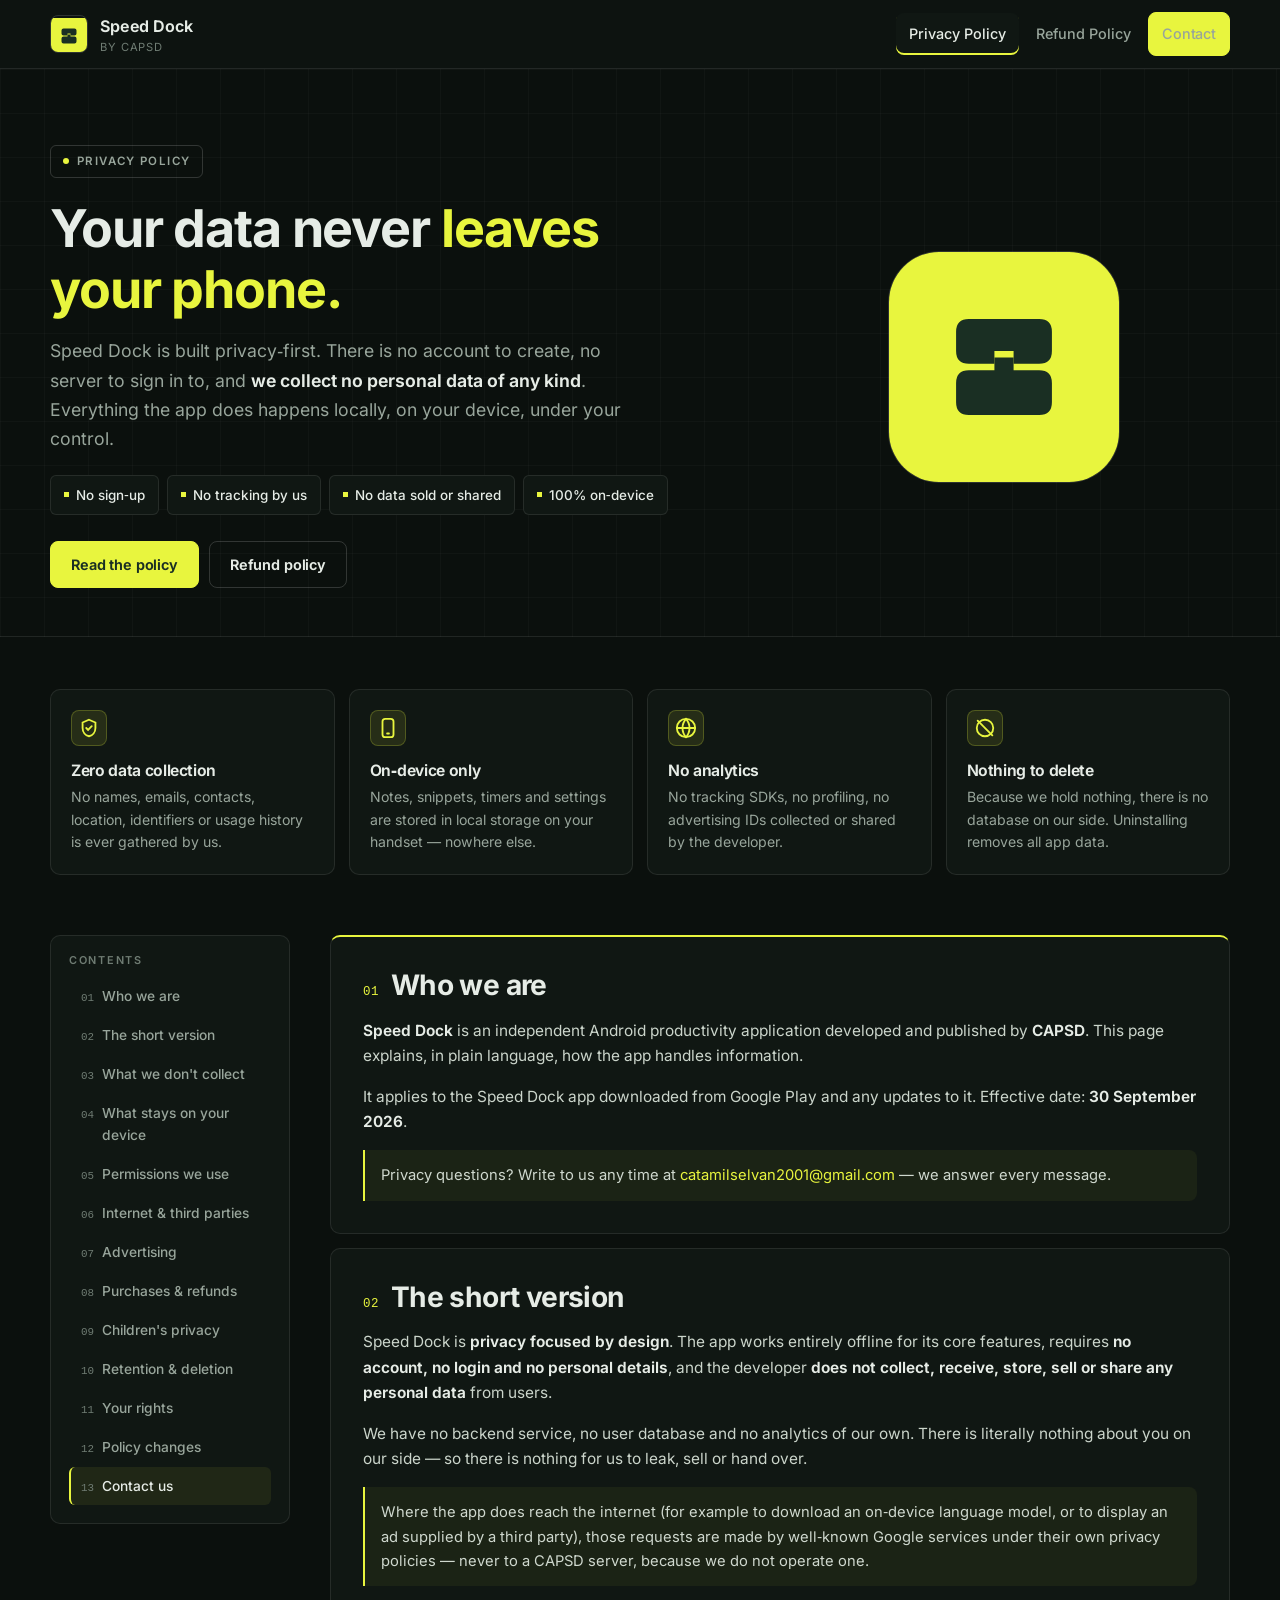
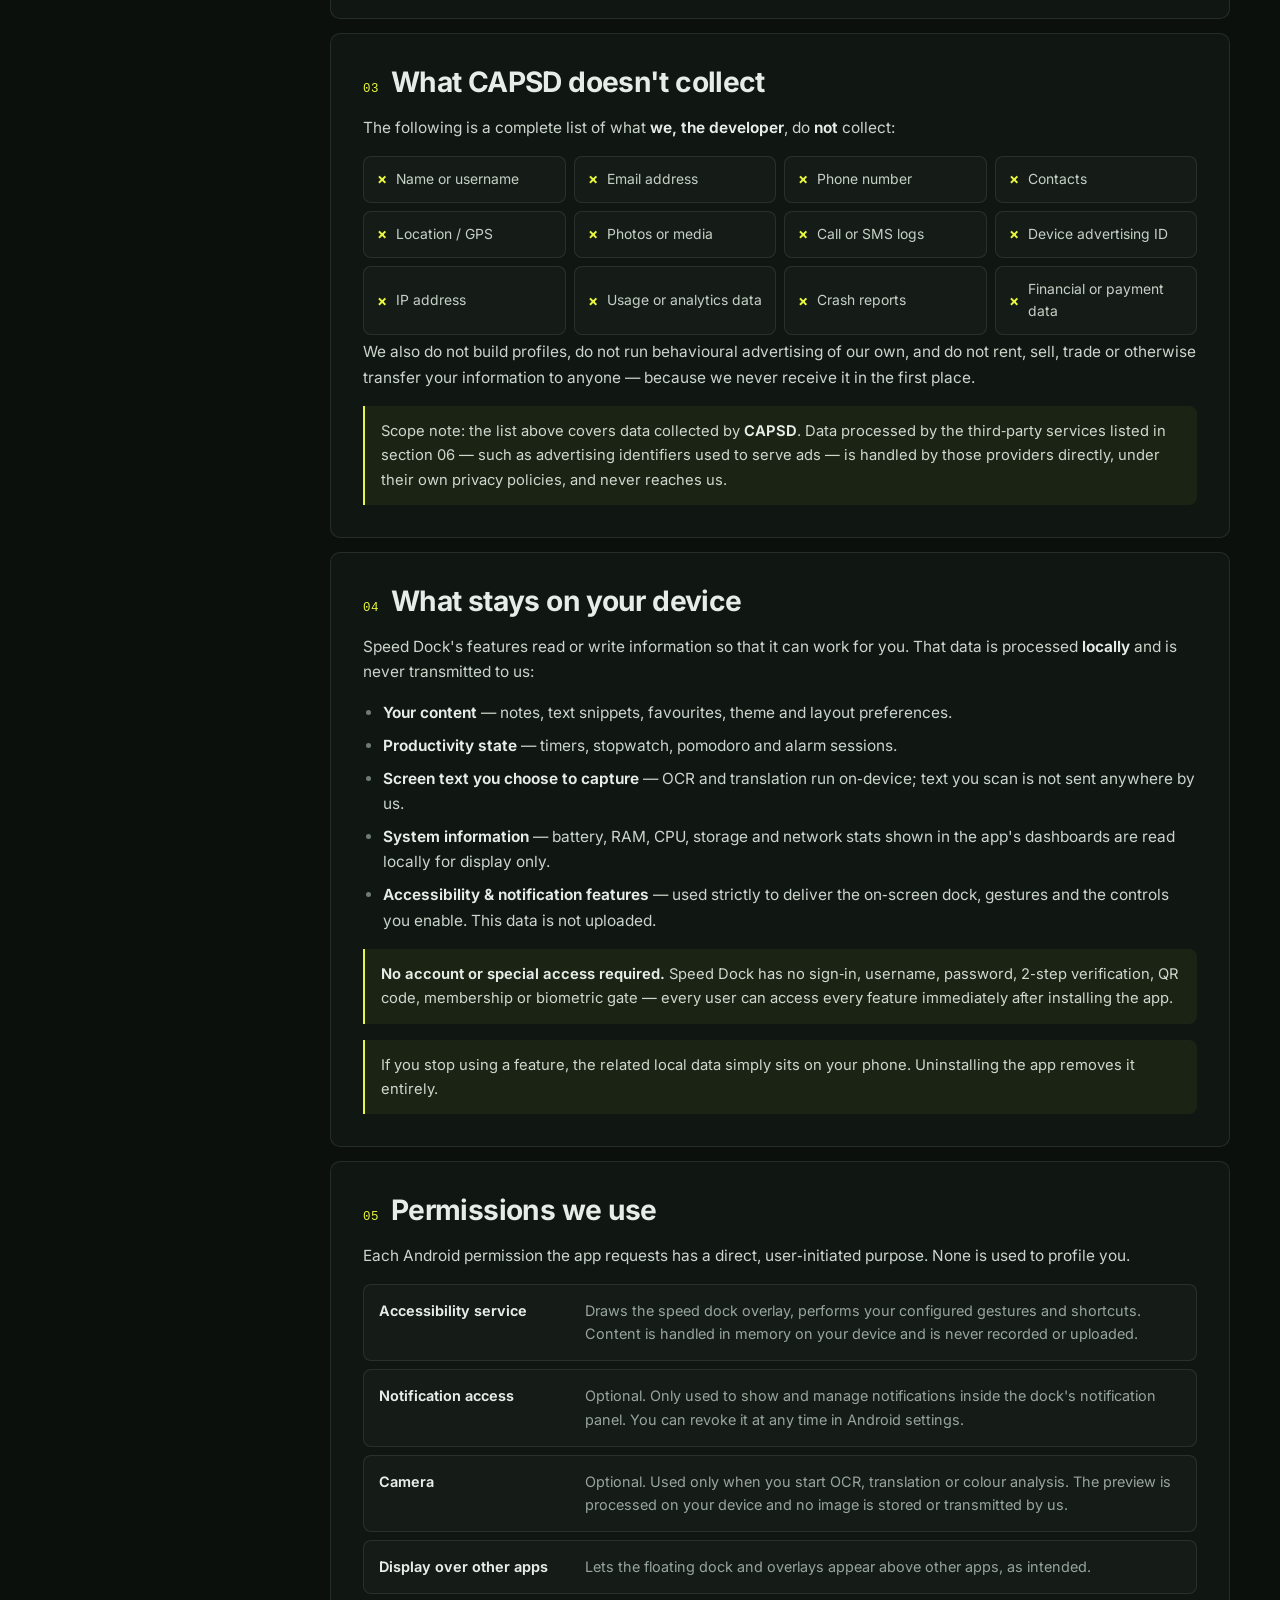
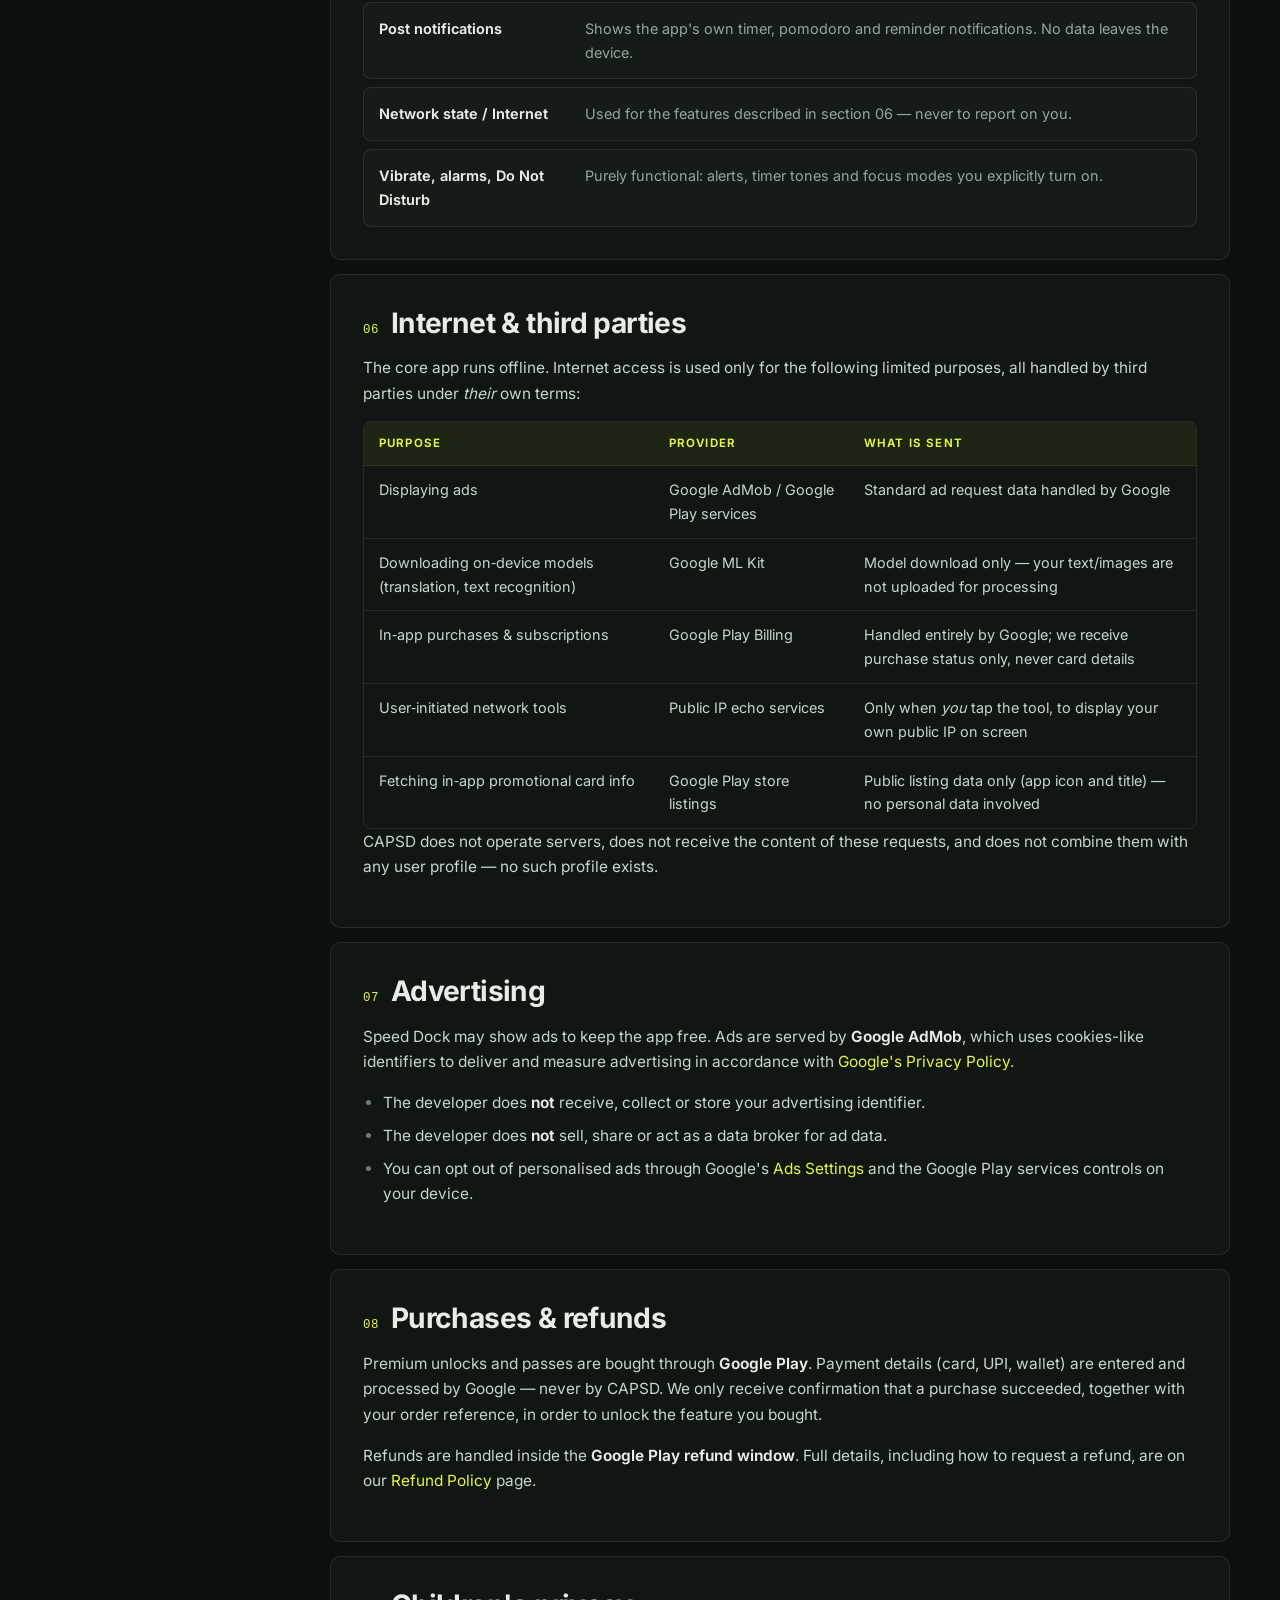
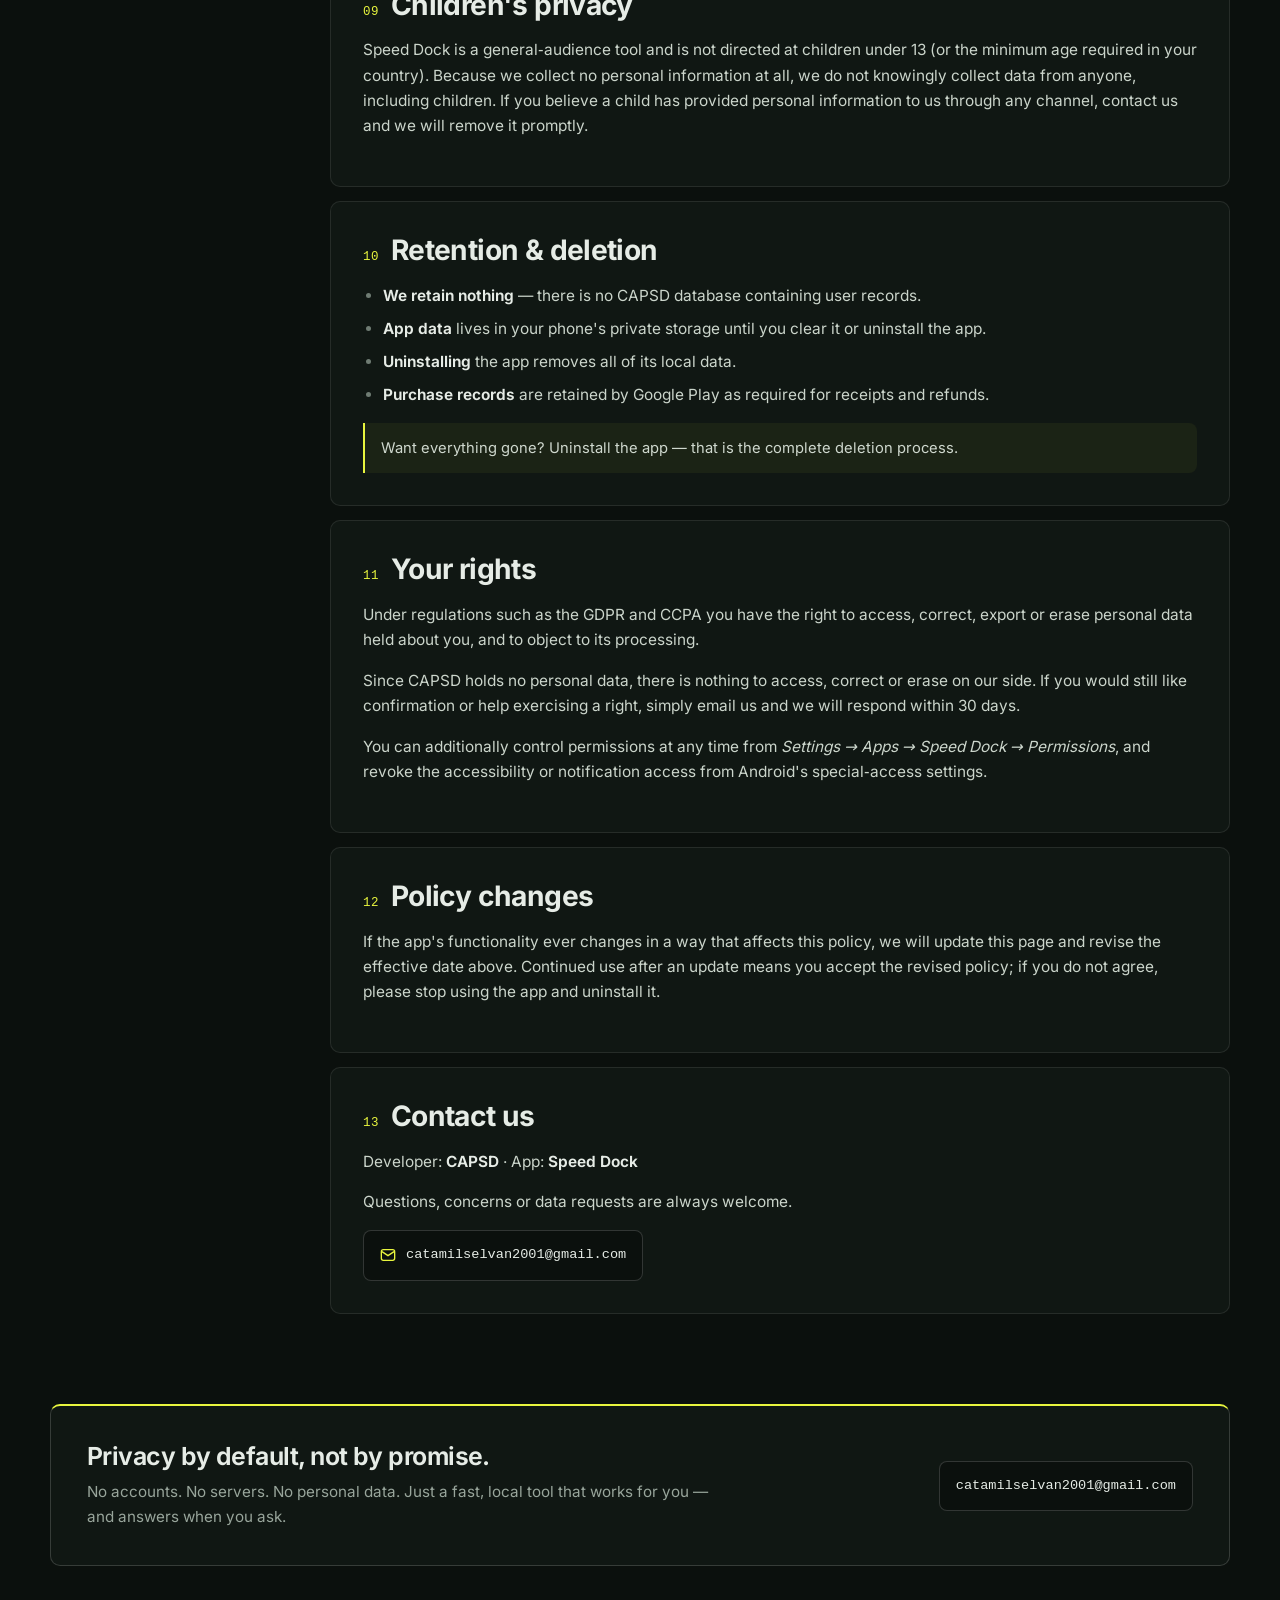
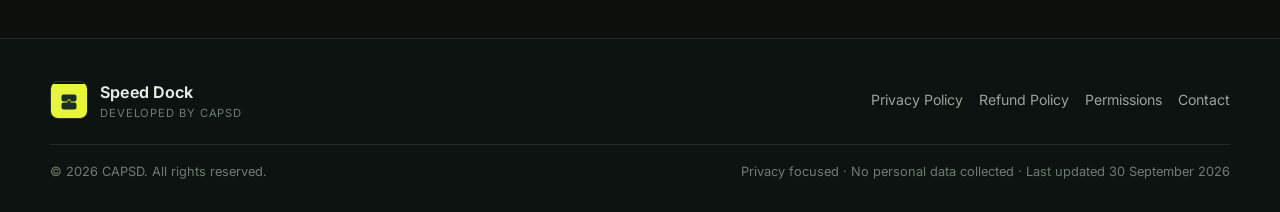
<file: docs/index.html>
<!DOCTYPE html>
<html lang="en">
<head>
<meta charset="utf-8">
<meta name="viewport" content="width=device-width, initial-scale=1">
<title>Privacy Policy — Speed Dock</title>
<meta name="description" content="Speed Dock is privacy focused. No accounts, no analytics, no personal data collected. Everything happens on your device.">
<link rel="icon" href="favicon.svg" type="image/svg+xml">
<script>document.documentElement.classList.add("js");</script>
<link rel="preload" href="fonts/Inter.woff2" as="font" type="font/woff2" crossorigin>
<link rel="stylesheet" href="styles.css">
</head>
<body>
<div id="progress"></div>

<!-- ============ NAV ============ -->
<header class="nav">
  <div class="container nav-inner">
    <a class="brand" href="index.html">
      <span class="mark">
        <svg viewBox="0 0 108 108" width="40" height="40" aria-hidden="true">
          <rect width="108" height="108" fill="#E8F53E"/>
          <g transform="translate(0,-4) translate(54,58) scale(0.75) translate(-54,-58)" fill="#1A2F23">
            <path d="M 32,28 L 76,28 Q 84,28 84,36 L 84,48 Q 84,56 76,56 L 60,56 L 60,48 L 48,48 L 48,56 L 32,56 Q 24,56 24,48 L 24,36 Q 24,28 32,28 Z"/>
            <path d="M 32,60 L 48,60 L 48,52 L 60,52 L 60,60 L 76,60 Q 84,60 84,68 L 84,80 Q 84,88 76,88 L 32,88 Q 24,88 24,80 L 24,68 Q 24,60 32,60 Z"/>
          </g>
        </svg>
      </span>
      <span>
        <b>Speed Dock</b>
        <span>by CAPSD</span>
      </span>
    </a>
    <nav class="nav-links">
      <a href="index.html" class="active">Privacy Policy</a>
      <a href="refund-policy.html">Refund Policy</a>
      <a class="btn" href="#contact">Contact</a>
    </nav>
  </div>
</header>

<!-- ============ HERO ============ -->
<section class="hero">
  <div class="container hero-grid">
    <div class="reveal">
      <span class="badge"><span class="dot"></span> Privacy Policy</span>
      <h1>Your data never <em>leaves your phone.</em></h1>
      <p class="lead">
        Speed Dock is built privacy‑first. There is no account to create, no server to sign in to,
        and <strong>we collect no personal data of any kind</strong>.
        Everything the app does happens locally, on your device, under your control.
      </p>
      <div class="chips">
        <span class="chip">No sign‑up</span>
        <span class="chip">No tracking by us</span>
        <span class="chip">No data sold or shared</span>
        <span class="chip">100% on‑device</span>
      </div>
      <div class="hero-cta">
        <a class="btn" href="#who">Read the policy</a>
        <a class="btn ghost" href="refund-policy.html">Refund policy</a>
      </div>
    </div>

    <div class="icon-art reveal">
      <svg class="glyph" viewBox="0 0 108 108" role="img" aria-label="Speed Dock app icon">
        <rect width="108" height="108" fill="#E8F53E"/>
        <g transform="translate(0,-4) translate(54,58) scale(0.75) translate(-54,-58)" fill="#1A2F23">
          <path d="M 32,28 L 76,28 Q 84,28 84,36 L 84,48 Q 84,56 76,56 L 60,56 L 60,48 L 48,48 L 48,56 L 32,56 Q 24,56 24,48 L 24,36 Q 24,28 32,28 Z"/>
          <path d="M 32,60 L 48,60 L 48,52 L 60,52 L 60,60 L 76,60 Q 84,60 84,68 L 84,80 Q 84,88 76,88 L 32,88 Q 24,88 24,80 L 24,68 Q 24,60 32,60 Z"/>
        </g>
      </svg>
    </div>
  </div>
</section>

<!-- ============ PROMISE CARDS ============ -->
<div class="container">
  <div class="cards">
    <div class="card reveal">
      <div class="ico">
        <svg width="22" height="22" viewBox="0 0 24 24" fill="none" stroke="currentColor" stroke-width="2" stroke-linecap="round"><path d="M12 3l7 3v6c0 4.4-3 8.1-7 9-4-.9-7-4.6-7-9V6l7-3z"/><path d="M9 12l2 2 4-4"/></svg>
      </div>
      <h3>Zero data collection</h3>
      <p>No names, emails, contacts, location, identifiers or usage history is ever gathered by us.</p>
    </div>
    <div class="card reveal">
      <div class="ico">
        <svg width="22" height="22" viewBox="0 0 24 24" fill="none" stroke="currentColor" stroke-width="2" stroke-linecap="round"><rect x="6" y="2" width="12" height="20" rx="3"/><path d="M11 18h2"/></svg>
      </div>
      <h3>On‑device only</h3>
      <p>Notes, snippets, timers and settings are stored in local storage on your handset — nowhere else.</p>
    </div>
    <div class="card reveal">
      <div class="ico">
        <svg width="22" height="22" viewBox="0 0 24 24" fill="none" stroke="currentColor" stroke-width="2" stroke-linecap="round"><path d="M2 12h20"/><circle cx="12" cy="12" r="10"/><path d="M12 2a15 15 0 010 20 15 15 0 010-20z"/></svg>
      </div>
      <h3>No analytics</h3>
      <p>No tracking SDKs, no profiling, no advertising IDs collected or shared by the developer.</p>
    </div>
    <div class="card reveal">
      <div class="ico">
        <svg width="22" height="22" viewBox="0 0 24 24" fill="none" stroke="currentColor" stroke-width="2" stroke-linecap="round"><path d="M4 4l16 16"/><circle cx="12" cy="12" r="9"/></svg>
      </div>
      <h3>Nothing to delete</h3>
      <p>Because we hold nothing, there is no database on our side. Uninstalling removes all app data.</p>
    </div>
  </div>
</div>

<!-- ============ DOCUMENT ============ -->
<div class="container doc">
  <aside class="toc" aria-label="Table of contents">
    <h4>Contents</h4>
    <ol>
      <li><a href="#who">Who we are</a></li>
      <li><a href="#summary">The short version</a></li>
      <li><a href="#not-collected">What we don't collect</a></li>
      <li><a href="#on-device">What stays on your device</a></li>
      <li><a href="#permissions">Permissions we use</a></li>
      <li><a href="#internet">Internet &amp; third parties</a></li>
      <li><a href="#ads">Advertising</a></li>
      <li><a href="#purchases">Purchases &amp; refunds</a></li>
      <li><a href="#children">Children's privacy</a></li>
      <li><a href="#retention">Retention &amp; deletion</a></li>
      <li><a href="#rights">Your rights</a></li>
      <li><a href="#changes">Policy changes</a></li>
      <li><a href="#contact">Contact us</a></li>
    </ol>
  </aside>

  <main class="content">
    <section id="who" class="reveal">
      <h2><span class="num">01</span> Who we are</h2>
      <p>
        <strong>Speed Dock</strong> is an independent Android productivity application developed and published by
        <strong>CAPSD</strong>. This page explains, in plain language, how the app handles information.
      </p>
      <p>
        It applies to the Speed Dock app downloaded from Google Play and any updates to it.
        Effective date: <strong>30 September 2026</strong>.
      </p>
      <div class="note">
        Privacy questions? Write to us any time at
        <a href="mailto:catamilselvan2001@gmail.com">catamilselvan2001@gmail.com</a> — we answer every message.
      </div>
    </section>

    <section id="summary" class="reveal">
      <h2><span class="num">02</span> The short version</h2>
      <p>
        Speed Dock is <strong>privacy focused by design</strong>. The app works entirely offline for its core features,
        requires <strong>no account, no login and no personal details</strong>, and the developer
        <strong>does not collect, receive, store, sell or share any personal data</strong> from users.
      </p>
      <p>
        We have no backend service, no user database and no analytics of our own. There is literally nothing about you
        on our side — so there is nothing for us to leak, sell or hand over.
      </p>
      <div class="note">
        Where the app does reach the internet (for example to download an on‑device language model, or to display an ad
        supplied by a third party), those requests are made by well‑known Google services under their own privacy
        policies — never to a CAPSD server, because we do not operate one.
      </div>
    </section>

    <section id="not-collected" class="reveal">
      <h2><span class="num">03</span> What CAPSD doesn't collect</h2>
      <p>The following is a complete list of what <strong>we, the developer</strong>, do <strong>not</strong> collect:</p>
      <div class="no-grid">
        <span class="no-item">Name or username</span>
        <span class="no-item">Email address</span>
        <span class="no-item">Phone number</span>
        <span class="no-item">Contacts</span>
        <span class="no-item">Location / GPS</span>
        <span class="no-item">Photos or media</span>
        <span class="no-item">Call or SMS logs</span>
        <span class="no-item">Device advertising ID</span>
        <span class="no-item">IP address</span>
        <span class="no-item">Usage or analytics data</span>
        <span class="no-item">Crash reports</span>
        <span class="no-item">Financial or payment data</span>
      </div>
      <p>
        We also do not build profiles, do not run behavioural advertising of our own, and do not rent, sell, trade or
        otherwise transfer your information to anyone — because we never receive it in the first place.
      </p>
      <div class="note">
        Scope note: the list above covers data collected by <strong>CAPSD</strong>. Data processed by the third‑party
        services listed in section 06 — such as advertising identifiers used to serve ads — is handled by those
        providers directly, under their own privacy policies, and never reaches us.
      </div>
    </section>

    <section id="on-device" class="reveal">
      <h2><span class="num">04</span> What stays on your device</h2>
      <p>Speed Dock's features read or write information so that it can work for you. That data is processed
        <strong>locally</strong> and is never transmitted to us:</p>
      <ul>
        <li><strong>Your content</strong> — notes, text snippets, favourites, theme and layout preferences.</li>
        <li><strong>Productivity state</strong> — timers, stopwatch, pomodoro and alarm sessions.</li>
        <li><strong>Screen text you choose to capture</strong> — OCR and translation run on‑device; text you scan is not sent anywhere by us.</li>
        <li><strong>System information</strong> — battery, RAM, CPU, storage and network stats shown in the app's dashboards are read locally for display only.</li>
        <li><strong>Accessibility &amp; notification features</strong> — used strictly to deliver the on‑screen dock, gestures and the controls you enable. This data is not uploaded.</li>
      </ul>
      <div class="note">
        <strong>No account or special access required.</strong> Speed Dock has no sign‑in, username, password,
        2‑step verification, QR code, membership or biometric gate — every user can access every feature
        immediately after installing the app.
      </div>
      <div class="note">
        If you stop using a feature, the related local data simply sits on your phone.
        Uninstalling the app removes it entirely.
      </div>
    </section>

    <section id="permissions" class="reveal">
      <h2><span class="num">05</span> Permissions we use</h2>
      <p>Each Android permission the app requests has a direct, user‑initiated purpose. None is used to profile you.</p>
      <div class="perm">
        <div class="perm-row"><b>Accessibility service</b><span>Draws the speed dock overlay, performs your configured gestures and shortcuts. Content is handled in memory on your device and is never recorded or uploaded.</span></div>
        <div class="perm-row"><b>Notification access</b><span>Optional. Only used to show and manage notifications inside the dock's notification panel. You can revoke it at any time in Android settings.</span></div>
        <div class="perm-row"><b>Camera</b><span>Optional. Used only when you start OCR, translation or colour analysis. The preview is processed on your device and no image is stored or transmitted by us.</span></div>
        <div class="perm-row"><b>Display over other apps</b><span>Lets the floating dock and overlays appear above other apps, as intended.</span></div>
        <div class="perm-row"><b>Post notifications</b><span>Shows the app's own timer, pomodoro and reminder notifications. No data leaves the device.</span></div>
        <div class="perm-row"><b>Network state / Internet</b><span>Used for the features described in section 06 — never to report on you.</span></div>
        <div class="perm-row"><b>Vibrate, alarms, Do Not Disturb</b><span>Purely functional: alerts, timer tones and focus modes you explicitly turn on.</span></div>
      </div>
    </section>

    <section id="internet" class="reveal">
      <h2><span class="num">06</span> Internet &amp; third parties</h2>
      <p>
        The core app runs offline. Internet access is used only for the following limited purposes, all handled by
        third parties under <em>their</em> own terms:
      </p>
      <p class="scroll-hint">Swipe the table sideways to see all columns →</p>
      <div class="table-wrap">
        <table>
          <thead>
            <tr><th>Purpose</th><th>Provider</th><th>What is sent</th></tr>
          </thead>
          <tbody>
            <tr><td>Displaying ads</td><td>Google AdMob / Google Play services</td><td>Standard ad request data handled by Google</td></tr>
            <tr><td>Downloading on‑device models (translation, text recognition)</td><td>Google ML Kit</td><td>Model download only — your text/images are not uploaded for processing</td></tr>
            <tr><td>In‑app purchases &amp; subscriptions</td><td>Google Play Billing</td><td>Handled entirely by Google; we receive purchase status only, never card details</td></tr>
            <tr><td>User‑initiated network tools</td><td>Public IP echo services</td><td>Only when <em>you</em> tap the tool, to display your own public IP on screen</td></tr>
            <tr><td>Fetching in‑app promotional card info</td><td>Google Play store listings</td><td>Public listing data only (app icon and title) — no personal data involved</td></tr>
          </tbody>
        </table>
      </div>
      <p>
        CAPSD does not operate servers, does not receive the content of these requests, and does not combine them with
        any user profile — no such profile exists.
      </p>
    </section>

    <section id="ads" class="reveal">
      <h2><span class="num">07</span> Advertising</h2>
      <p>
        Speed Dock may show ads to keep the app free. Ads are served by <strong>Google AdMob</strong>, which uses
        cookies-like identifiers to deliver and measure advertising in accordance with
        <a href="https://policies.google.com/privacy" target="_blank" rel="noopener">Google's Privacy Policy</a>.
      </p>
      <ul>
        <li>The developer does <strong>not</strong> receive, collect or store your advertising identifier.</li>
        <li>The developer does <strong>not</strong> sell, share or act as a data broker for ad data.</li>
        <li>You can opt out of personalised ads through Google's <a href="https://adssettings.google.com/" target="_blank" rel="noopener">Ads Settings</a> and the Google Play services controls on your device.</li>
      </ul>
    </section>

    <section id="purchases" class="reveal">
      <h2><span class="num">08</span> Purchases &amp; refunds</h2>
      <p>
        Premium unlocks and passes are bought through <strong>Google Play</strong>. Payment details (card, UPI, wallet)
        are entered and processed by Google — never by CAPSD. We only receive confirmation that a purchase succeeded,
        together with your order reference, in order to unlock the feature you bought.
      </p>
      <p>
        Refunds are handled inside the <strong>Google Play refund window</strong>. Full details, including how to
        request a refund, are on our <a href="refund-policy.html">Refund Policy</a> page.
      </p>
    </section>

    <section id="children" class="reveal">
      <h2><span class="num">09</span> Children's privacy</h2>
      <p>
        Speed Dock is a general‑audience tool and is not directed at children under 13 (or the minimum age required in
        your country). Because we collect no personal information at all, we do not knowingly collect data from anyone,
        including children. If you believe a child has provided personal information to us through any channel,
        contact us and we will remove it promptly.
      </p>
    </section>

    <section id="retention" class="reveal">
      <h2><span class="num">10</span> Retention &amp; deletion</h2>
      <ul>
        <li><strong>We retain nothing</strong> — there is no CAPSD database containing user records.</li>
        <li><strong>App data</strong> lives in your phone's private storage until you clear it or uninstall the app.</li>
        <li><strong>Uninstalling</strong> the app removes all of its local data.</li>
        <li><strong>Purchase records</strong> are retained by Google Play as required for receipts and refunds.</li>
      </ul>
      <div class="note">Want everything gone? Uninstall the app — that is the complete deletion process.</div>
    </section>

    <section id="rights" class="reveal">
      <h2><span class="num">11</span> Your rights</h2>
      <p>
        Under regulations such as the GDPR and CCPA you have the right to access, correct, export or erase personal
        data held about you, and to object to its processing.
      </p>
      <p>
        Since CAPSD holds no personal data, there is nothing to access, correct or erase on our side. If you would still
        like confirmation or help exercising a right, simply email us and we will respond within 30 days.
      </p>
      <p>
        You can additionally control permissions at any time from <em>Settings → Apps → Speed Dock → Permissions</em>,
        and revoke the accessibility or notification access from Android's special‑access settings.
      </p>
    </section>

    <section id="changes" class="reveal">
      <h2><span class="num">12</span> Policy changes</h2>
      <p>
        If the app's functionality ever changes in a way that affects this policy, we will update this page and revise
        the effective date above. Continued use after an update means you accept the revised policy; if you do not
        agree, please stop using the app and uninstall it.
      </p>
    </section>

    <section id="contact" class="reveal">
      <h2><span class="num">13</span> Contact us</h2>
      <p>Developer: <strong>CAPSD</strong> · App: <strong>Speed Dock</strong></p>
      <p>Questions, concerns or data requests are always welcome.</p>
      <a class="mail" href="mailto:catamilselvan2001@gmail.com">
        <svg width="16" height="16" viewBox="0 0 24 24" fill="none" stroke="currentColor" stroke-width="2"><rect x="2" y="4" width="20" height="16" rx="3"/><path d="M3 7l9 6 9-6"/></svg>
        catamilselvan2001@gmail.com
      </a>
    </section>
  </main>
</div>

<!-- ============ CONTACT STRIP ============ -->
<div class="container">
  <div class="contact reveal">
    <div>
      <h3>Privacy by default, not by promise.</h3>
      <p>No accounts. No servers. No personal data. Just a fast, local tool that works for you — and answers when you ask.</p>
    </div>
    <div>
      <a class="mail" href="mailto:catamilselvan2001@gmail.com">catamilselvan2001@gmail.com</a>
    </div>
  </div>
</div>

<!-- ============ FOOTER ============ -->
<footer>
  <div class="container">
    <div class="foot-grid">
      <a class="brand" href="index.html">
        <span class="mark">
          <svg viewBox="0 0 108 108" width="40" height="40" aria-hidden="true">
            <rect width="108" height="108" fill="#E8F53E"/>
            <g transform="translate(0,-4) translate(54,58) scale(0.75) translate(-54,-58)" fill="#1A2F23">
              <path d="M 32,28 L 76,28 Q 84,28 84,36 L 84,48 Q 84,56 76,56 L 60,56 L 60,48 L 48,48 L 48,56 L 32,56 Q 24,56 24,48 L 24,36 Q 24,28 32,28 Z"/>
              <path d="M 32,60 L 48,60 L 48,52 L 60,52 L 60,60 L 76,60 Q 84,60 84,68 L 84,80 Q 84,88 76,88 L 32,88 Q 24,88 24,80 L 24,68 Q 24,60 32,60 Z"/>
            </g>
          </svg>
        </span>
        <span><b>Speed Dock</b><span>Developed by CAPSD</span></span>
      </a>
      <nav class="foot-links">
        <a href="index.html">Privacy Policy</a>
        <a href="refund-policy.html">Refund Policy</a>
        <a href="#permissions">Permissions</a>
        <a href="#contact">Contact</a>
      </nav>
    </div>
    <div class="legal">
      <span>© 2026 CAPSD. All rights reserved.</span>
      <span>Privacy focused · No personal data collected · Last updated 30 September 2026</span>
    </div>
  </div>
</footer>

<script>
  // reading progress
  const bar = document.getElementById('progress');
  const onScroll = () => {
    const h = document.documentElement;
    const max = h.scrollHeight - h.clientHeight;
    bar.style.width = (max > 0 ? (h.scrollTop / max) * 100 : 0) + '%';
  };
  document.addEventListener('scroll', onScroll, { passive: true });
  onScroll();

  // reveal on scroll
  const revealEls = [...document.querySelectorAll('.reveal')];
  if (!('IntersectionObserver' in window)) {
    revealEls.forEach(el => el.classList.add('in'));   // no IO → show everything
  } else {
    const revealObs = new IntersectionObserver((entries) => {
      entries.forEach(e => { if (e.isIntersecting) { e.target.classList.add('in'); revealObs.unobserve(e.target); } });
    }, { threshold: 0.12 });
    revealEls.forEach(el => revealObs.observe(el));
  }

  // TOC scrollspy (progressive enhancement — skipped if IO is unavailable)
  if ('IntersectionObserver' in window) {
    const links = [...document.querySelectorAll('.toc a')];
    const map = new Map(links.map(a => [a.getAttribute('href').slice(1), a]));
    const spy = new IntersectionObserver((entries) => {
      entries.forEach(e => {
        if (e.isIntersecting) {
          links.forEach(l => l.classList.remove('active'));
          const a = map.get(e.target.id);
          if (a) a.classList.add('active');
        }
      });
    }, { rootMargin: '-15% 0px -70% 0px' });
    document.querySelectorAll('.content section[id]').forEach(s => spy.observe(s));
  }
</script>
</body>
</html>
</file>
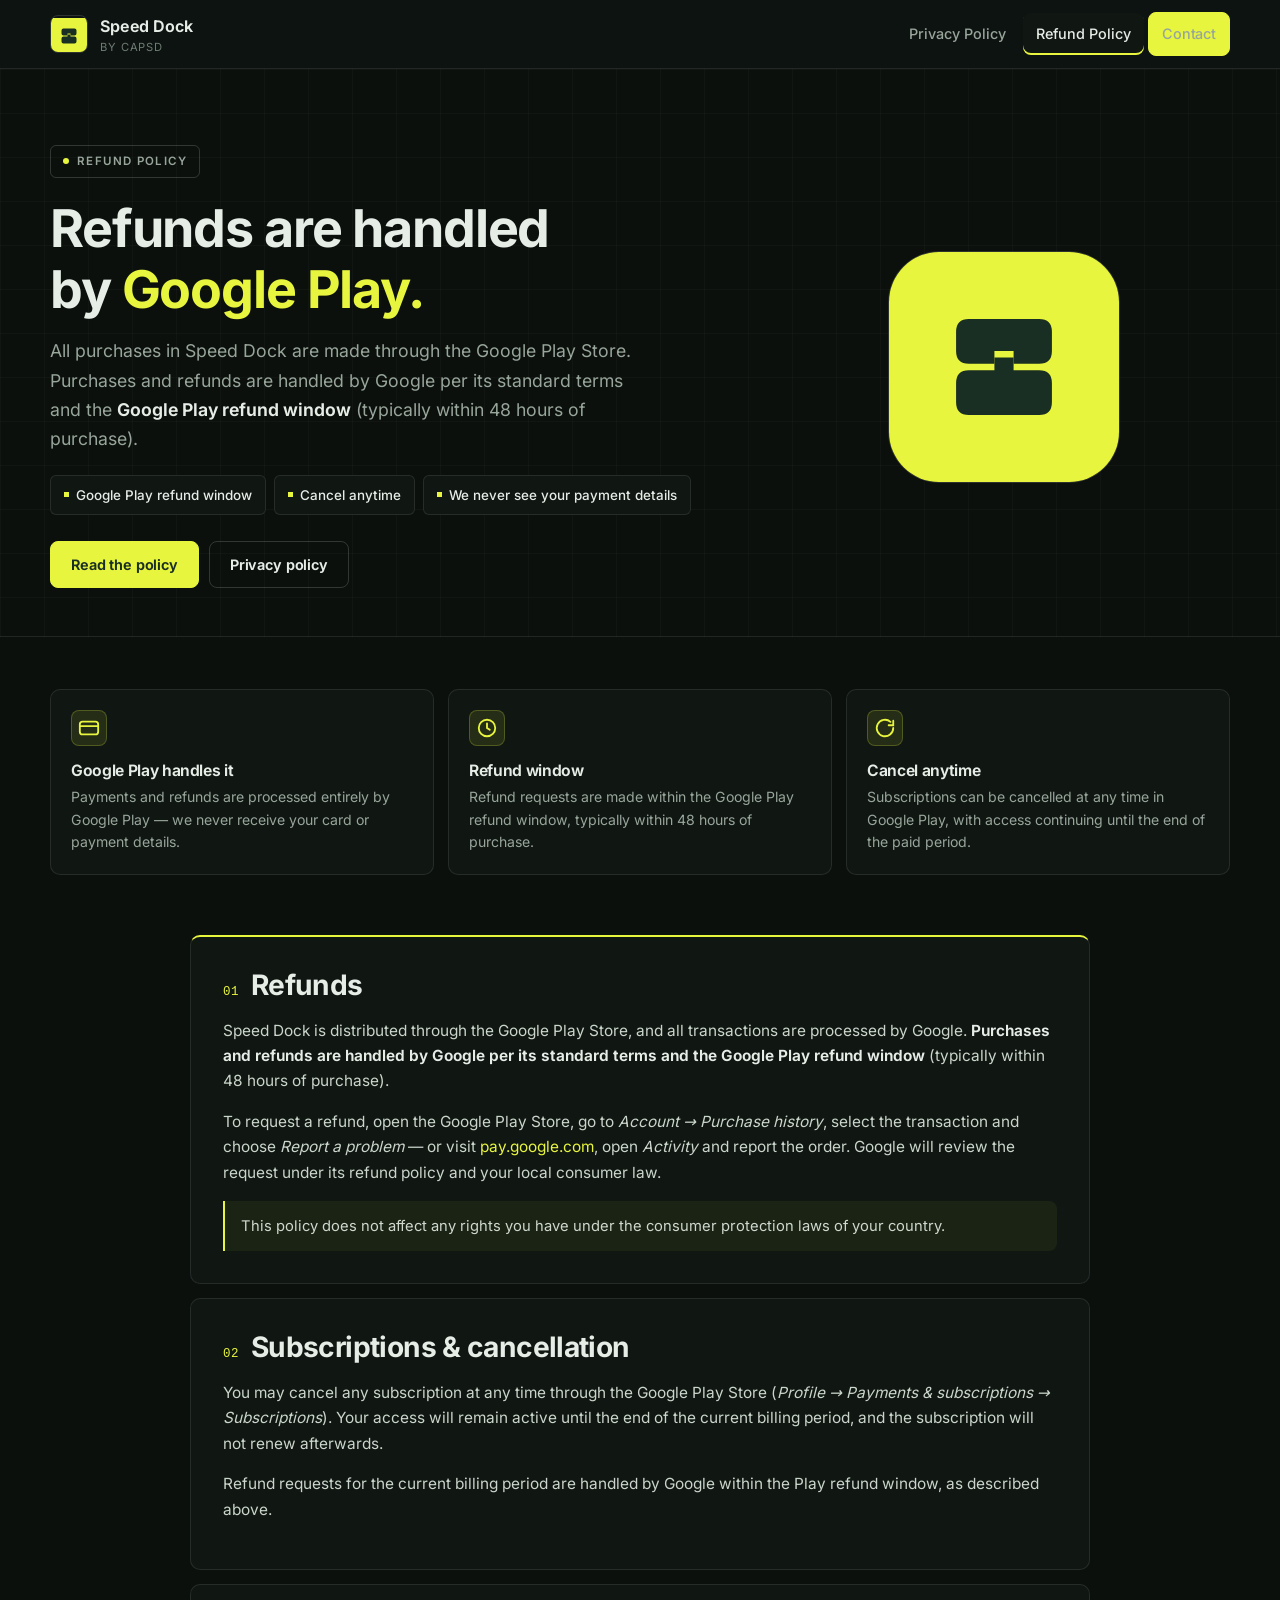
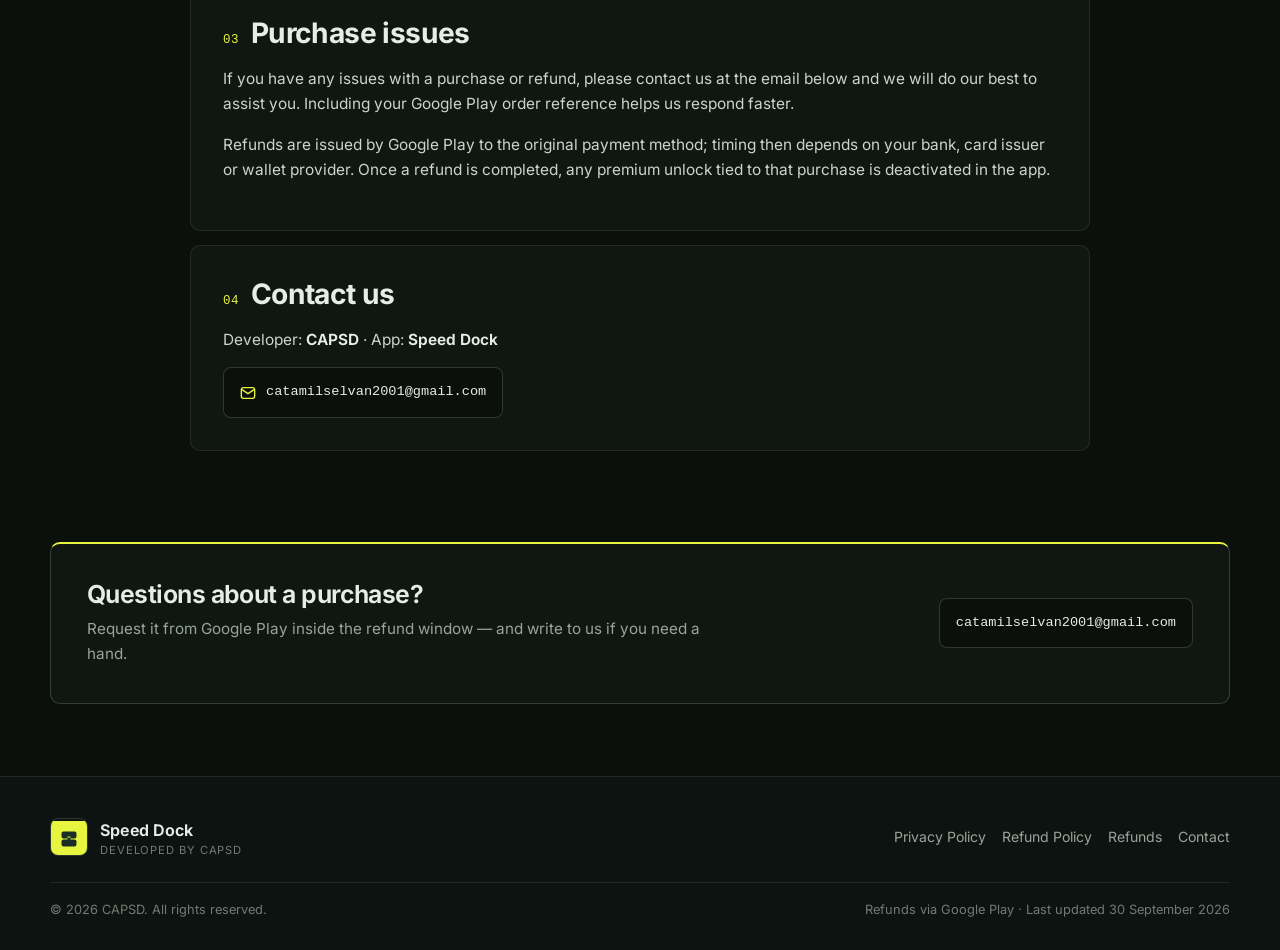
<file: docs/refund-policy.html>
<!DOCTYPE html>
<html lang="en">
<head>
<meta charset="utf-8">
<meta name="viewport" content="width=device-width, initial-scale=1">
<title>Refund Policy — Speed Dock</title>
<meta name="description" content="Refund policy for Speed Dock. Purchases and refunds are handled by Google Play within the Google Play refund window.">
<link rel="icon" href="favicon.svg" type="image/svg+xml">
<script>document.documentElement.classList.add("js");</script>
<link rel="preload" href="fonts/Inter.woff2" as="font" type="font/woff2" crossorigin>
<link rel="stylesheet" href="styles.css">
</head>
<body>
<div id="progress"></div>

<!-- ============ NAV ============ -->
<header class="nav">
  <div class="container nav-inner">
    <a class="brand" href="index.html">
      <span class="mark">
        <svg viewBox="0 0 108 108" width="40" height="40" aria-hidden="true">
          <rect width="108" height="108" fill="#E8F53E"/>
          <g transform="translate(0,-4) translate(54,58) scale(0.75) translate(-54,-58)" fill="#1A2F23">
            <path d="M 32,28 L 76,28 Q 84,28 84,36 L 84,48 Q 84,56 76,56 L 60,56 L 60,48 L 48,48 L 48,56 L 32,56 Q 24,56 24,48 L 24,36 Q 24,28 32,28 Z"/>
            <path d="M 32,60 L 48,60 L 48,52 L 60,52 L 60,60 L 76,60 Q 84,60 84,68 L 84,80 Q 84,88 76,88 L 32,88 Q 24,88 24,80 L 24,68 Q 24,60 32,60 Z"/>
          </g>
        </svg>
      </span>
      <span><b>Speed Dock</b><span>by CAPSD</span></span>
    </a>
    <nav class="nav-links">
      <a href="index.html">Privacy Policy</a>
      <a href="refund-policy.html" class="active">Refund Policy</a>
      <a class="btn" href="#contact">Contact</a>
    </nav>
  </div>
</header>

<!-- ============ HERO ============ -->
<section class="hero">
  <div class="container hero-grid">
    <div class="reveal">
      <span class="badge"><span class="dot"></span> Refund Policy</span>
      <h1>Refunds are handled by <em>Google Play.</em></h1>
      <p class="lead">
        All purchases in Speed Dock are made through the Google Play Store. Purchases and refunds are
        handled by Google per its standard terms and the <strong>Google Play refund
        window</strong> (typically within 48 hours of purchase).
      </p>
      <div class="chips">
        <span class="chip">Google Play refund window</span>
        <span class="chip">Cancel anytime</span>
        <span class="chip">We never see your payment details</span>
      </div>
      <div class="hero-cta">
        <a class="btn" href="#refunds">Read the policy</a>
        <a class="btn ghost" href="index.html">Privacy policy</a>
      </div>
    </div>

    <div class="icon-art reveal">
      <svg class="glyph" viewBox="0 0 108 108" role="img" aria-label="Speed Dock app icon">
        <rect width="108" height="108" fill="#E8F53E"/>
        <g transform="translate(0,-4) translate(54,58) scale(0.75) translate(-54,-58)" fill="#1A2F23">
          <path d="M 32,28 L 76,28 Q 84,28 84,36 L 84,48 Q 84,56 76,56 L 60,56 L 60,48 L 48,48 L 48,56 L 32,56 Q 24,56 24,48 L 24,36 Q 24,28 32,28 Z"/>
          <path d="M 32,60 L 48,60 L 48,52 L 60,52 L 60,60 L 76,60 Q 84,60 84,68 L 84,80 Q 84,88 76,88 L 32,88 Q 24,88 24,80 L 24,68 Q 24,60 32,60 Z"/>
        </g>
      </svg>
    </div>
  </div>
</section>

<!-- ============ CARDS ============ -->
<div class="container">
  <div class="cards cards--three">
    <div class="card reveal">
      <div class="ico"><svg width="22" height="22" viewBox="0 0 24 24" fill="none" stroke="currentColor" stroke-width="2" stroke-linecap="round"><rect x="2" y="5" width="20" height="14" rx="3"/><path d="M2 10h20"/></svg></div>
      <h3>Google Play handles it</h3>
      <p>Payments and refunds are processed entirely by Google Play — we never receive your card or payment details.</p>
    </div>
    <div class="card reveal">
      <div class="ico"><svg width="22" height="22" viewBox="0 0 24 24" fill="none" stroke="currentColor" stroke-width="2" stroke-linecap="round"><circle cx="12" cy="12" r="9"/><path d="M12 7v5l3 2"/></svg></div>
      <h3>Refund window</h3>
      <p>Refund requests are made within the Google Play refund window, typically within 48 hours of purchase.</p>
    </div>
    <div class="card reveal">
      <div class="ico"><svg width="22" height="22" viewBox="0 0 24 24" fill="none" stroke="currentColor" stroke-width="2" stroke-linecap="round"><path d="M21 12a9 9 0 11-3-6.7"/><path d="M21 4v5h-5"/></svg></div>
      <h3>Cancel anytime</h3>
      <p>Subscriptions can be cancelled at any time in Google Play, with access continuing until the end of the paid period.</p>
    </div>
  </div>
</div>

<!-- ============ DOCUMENT ============ -->
<div class="container doc doc--single">
  <main class="content">
    <section id="refunds" class="reveal">
      <h2><span class="num">01</span> Refunds</h2>
      <p>
        Speed Dock is distributed through the Google Play Store, and all transactions are processed by Google.
        <strong>Purchases and refunds are handled by Google per its standard terms and the Google Play refund
        window</strong> (typically within 48 hours of purchase).
      </p>
      <p>
        To request a refund, open the Google Play Store, go to <em>Account → Purchase history</em>, select the
        transaction and choose <em>Report a problem</em> — or visit
        <a href="https://pay.google.com" target="_blank" rel="noopener">pay.google.com</a>, open
        <em>Activity</em> and report the order. Google will review the request under its refund policy and your
        local consumer law.
      </p>
      <div class="note">
        This policy does not affect any rights you have under the consumer protection laws of your country.
      </div>
    </section>

    <section id="subscriptions" class="reveal">
      <h2><span class="num">02</span> Subscriptions &amp; cancellation</h2>
      <p>
        You may cancel any subscription at any time through the Google Play Store
        (<em>Profile → Payments &amp; subscriptions → Subscriptions</em>). Your access will remain active until
        the end of the current billing period, and the subscription will not renew afterwards.
      </p>
      <p>
        Refund requests for the current billing period are handled by Google within the Play refund window, as
        described above.
      </p>
    </section>

    <section id="support" class="reveal">
      <h2><span class="num">03</span> Purchase issues</h2>
      <p>
        If you have any issues with a purchase or refund, please contact us at the email below and we will do our
        best to assist you. Including your Google Play order reference helps us respond faster.
      </p>
      <p>
        Refunds are issued by Google Play to the original payment method; timing then depends on your bank, card
        issuer or wallet provider. Once a refund is completed, any premium unlock tied to that purchase is
        deactivated in the app.
      </p>
    </section>

    <section id="contact" class="reveal">
      <h2><span class="num">04</span> Contact us</h2>
      <p>Developer: <strong>CAPSD</strong> · App: <strong>Speed Dock</strong></p>
      <a class="mail" href="mailto:catamilselvan2001@gmail.com">
        <svg width="16" height="16" viewBox="0 0 24 24" fill="none" stroke="currentColor" stroke-width="2"><rect x="2" y="4" width="20" height="16" rx="3"/><path d="M3 7l9 6 9-6"/></svg>
        catamilselvan2001@gmail.com
      </a>
    </section>
  </main>
</div>

<!-- ============ CONTACT STRIP ============ -->
<div class="container">
  <div class="contact reveal">
    <div>
      <h3>Questions about a purchase?</h3>
      <p>Request it from Google Play inside the refund window — and write to us if you need a hand.</p>
    </div>
    <div>
      <a class="mail" href="mailto:catamilselvan2001@gmail.com">catamilselvan2001@gmail.com</a>
    </div>
  </div>
</div>

<!-- ============ FOOTER ============ -->
<footer>
  <div class="container">
    <div class="foot-grid">
      <a class="brand" href="index.html">
        <span class="mark">
          <svg viewBox="0 0 108 108" width="40" height="40" aria-hidden="true">
            <rect width="108" height="108" fill="#E8F53E"/>
            <g transform="translate(0,-4) translate(54,58) scale(0.75) translate(-54,-58)" fill="#1A2F23">
              <path d="M 32,28 L 76,28 Q 84,28 84,36 L 84,48 Q 84,56 76,56 L 60,56 L 60,48 L 48,48 L 48,56 L 32,56 Q 24,56 24,48 L 24,36 Q 24,28 32,28 Z"/>
              <path d="M 32,60 L 48,60 L 48,52 L 60,52 L 60,60 L 76,60 Q 84,60 84,68 L 84,80 Q 84,88 76,88 L 32,88 Q 24,88 24,80 L 24,68 Q 24,60 32,60 Z"/>
            </g>
          </svg>
        </span>
        <span><b>Speed Dock</b><span>Developed by CAPSD</span></span>
      </a>
      <nav class="foot-links">
        <a href="index.html">Privacy Policy</a>
        <a href="refund-policy.html">Refund Policy</a>
        <a href="#refunds">Refunds</a>
        <a href="#contact">Contact</a>
      </nav>
    </div>
    <div class="legal">
      <span>© 2026 CAPSD. All rights reserved.</span>
      <span>Refunds via Google Play · Last updated 30 September 2026</span>
    </div>
  </div>
</footer>

<script>
  const bar = document.getElementById('progress');
  const onScroll = () => {
    const h = document.documentElement;
    const max = h.scrollHeight - h.clientHeight;
    bar.style.width = (max > 0 ? (h.scrollTop / max) * 100 : 0) + '%';
  };
  document.addEventListener('scroll', onScroll, { passive: true });
  onScroll();

  const revealEls = [...document.querySelectorAll('.reveal')];
  if (!('IntersectionObserver' in window)) {
    revealEls.forEach(el => el.classList.add('in'));   // no IO → show everything
  } else {
    const revealObs = new IntersectionObserver((entries) => {
      entries.forEach(e => { if (e.isIntersecting) { e.target.classList.add('in'); revealObs.unobserve(e.target); } });
    }, { threshold: 0.12 });
    revealEls.forEach(el => revealObs.observe(el));
  }
</script>
</body>
</html>
</file>
<file: docs/styles.css>
/* ============================================================
   Speed Dock — Privacy & Refund site
   Theme derived from the app icon:  #E8F53E  /  #1A2F23
   Type: Inter (self-hosted, variable, latin subset — no third-party requests)
   Style: flat / editorial — solid surfaces, hairline rules,
          no blur, no glow, no floating cards.
   ============================================================ */

@font-face {
  font-family: "Inter";
  font-style: normal;
  font-weight: 100 900;
  font-display: swap;
  src: url("fonts/Inter.woff2") format("woff2");
  unicode-range: U+0000-00FF, U+0131, U+0152-0153, U+02BB-02BC, U+02C6, U+02DA,
    U+02DC, U+0304, U+0308, U+0329, U+2000-206F, U+20AC, U+2122, U+2191, U+2193,
    U+2212, U+2215, U+FEFF, U+FFFD;
}

:root {
  --lime: #e8f53e;
  --lime-ink: #1a2f23;
  --ink: #1a2f23;

  --bg: #0b100d;          /* page */
  --panel: #101713;       /* solid card surface */
  --panel-hover: #141d18;
  --line: rgba(255, 255, 255, 0.09);
  --line-strong: rgba(255, 255, 255, 0.16);

  --text: #e6ece6;
  --muted: #98a59b;
  --faint: #6f7c73;

  --radius: 10px;
  --radius-sm: 8px;
  --maxw: 1180px;

  --font: "Inter", system-ui, -apple-system, "Segoe UI", Roboto, "Helvetica Neue", Arial, sans-serif;
  --mono: ui-monospace, "SFMono-Regular", "JetBrains Mono", Menlo, Consolas, monospace;
}

* { box-sizing: border-box; }

html { scroll-behavior: smooth; scroll-padding-top: 88px; }

body {
  margin: 0;
  font-family: var(--font);
  color: var(--text);
  background: var(--bg);
  line-height: 1.65;
  font-size: 16px;
  -webkit-font-smoothing: antialiased;
  -webkit-text-size-adjust: 100%;
  text-rendering: optimizeLegibility;
  overflow-x: hidden;
}

img, svg { max-width: 100%; }

::selection { background: var(--lime); color: var(--ink); }

a { color: var(--lime); text-decoration: none; }
a:hover { text-decoration: underline; text-underline-offset: 3px; }

:focus-visible {
  outline: 2px solid var(--lime);
  outline-offset: 3px;
  border-radius: 4px;
}

h1, h2, h3, h4 { line-height: 1.18; margin: 0 0 .55em; letter-spacing: -0.022em; }
h2 { font-size: clamp(1.4rem, 2.2vw, 1.85rem); font-weight: 700; }
h3 { font-size: 1.06rem; font-weight: 650; }
p { margin: 0 0 1em; }

.container { width: min(100% - 40px, var(--maxw)); margin-inline: auto; }

/* ---------- reading progress ---------- */
#progress {
  position: fixed; inset: 0 auto auto 0; height: 2px; width: 0%;
  background: var(--lime);
  z-index: 120;
}

/* ---------- nav ---------- */
.nav {
  position: sticky; top: 0; z-index: 100;
  background: #0d1310;                       /* solid — no backdrop blur */
  border-bottom: 1px solid var(--line);
}
.nav-inner { display: flex; align-items: center; gap: 18px; padding: 12px 0; }

.brand { display: flex; align-items: center; gap: 12px; color: var(--text); }
.brand:hover { text-decoration: none; }
.brand .mark {
  width: 38px; height: 38px; border-radius: var(--radius-sm); overflow: hidden;
  border: 1px solid rgba(255, 255, 255, 0.14);
  flex: 0 0 auto; display: block;
}
.brand b { font-size: 1rem; font-weight: 650; letter-spacing: -0.01em; display: block; }
.brand span span { display: block; font-size: .7rem; color: var(--faint); letter-spacing: .08em; text-transform: uppercase; line-height: 1.3; }

.nav-links { margin-left: auto; display: flex; align-items: center; gap: 4px; }
.nav-links a {
  color: var(--muted); font-size: .9rem; font-weight: 500;
  padding: 9px 13px; border-radius: var(--radius-sm);
  display: inline-flex; align-items: center; min-height: 40px;
}
.nav-links a:hover { background: var(--panel); color: var(--text); text-decoration: none; }
.nav-links a.active {
  color: var(--text);
  background: var(--panel);
  box-shadow: inset 0 -2px 0 0 var(--lime);   /* flat underline, not glow */
}

/* ---------- buttons & chips ---------- */
.btn {
  display: inline-flex; align-items: center; justify-content: center; gap: 8px;
  background: var(--lime); color: var(--ink);
  font-weight: 650; font-size: .9rem; letter-spacing: -0.01em;
  padding: 11px 20px; border-radius: var(--radius-sm);
  border: 1px solid var(--lime);
  min-height: 44px;
  transition: background .15s ease, border-color .15s ease;
}
.btn:hover { background: #dcec33; border-color: #dcec33; text-decoration: none; }
.btn.ghost { background: transparent; color: var(--text); border-color: var(--line-strong); }
.btn.ghost:hover { background: var(--panel); border-color: var(--line-strong); color: var(--text); }

.badge {
  display: inline-flex; align-items: center; gap: 8px;
  background: transparent; border: 1px solid var(--line-strong);
  color: var(--muted); font-size: .72rem; font-weight: 600;
  padding: 6px 12px; border-radius: 6px;
  letter-spacing: .12em; text-transform: uppercase;
}
.badge .dot { width: 6px; height: 6px; border-radius: 50%; background: var(--lime); }

.chips { display: flex; flex-wrap: wrap; gap: 8px; margin-top: 22px; }
.chip {
  display: inline-flex; align-items: center; gap: 7px;
  background: var(--panel); border: 1px solid var(--line);
  padding: 8px 13px; border-radius: 6px;
  font-size: .84rem; font-weight: 500; color: var(--text);
}
.chip::before { content: ""; width: 5px; height: 5px; background: var(--lime); flex: 0 0 auto; }

/* ---------- hero ---------- */
.hero {
  padding: clamp(44px, 6vw, 76px) 0 clamp(30px, 4vw, 48px);
  border-bottom: 1px solid var(--line);
  background:
    linear-gradient(rgba(255, 255, 255, 0.022) 1px, transparent 1px) 0 0 / 100% 44px,
    linear-gradient(90deg, rgba(255, 255, 255, 0.022) 1px, transparent 1px) 0 0 / 44px 100%;
  background-repeat: repeat;
}
.hero-grid { display: grid; grid-template-columns: 1.2fr .8fr; gap: 48px; align-items: center; }

.hero h1 {
  font-size: clamp(2rem, 4.6vw, 3.25rem);
  font-weight: 700;
  margin: 20px 0 16px;
  max-width: 16ch;
}
.hero h1 em { font-style: normal; color: var(--lime); }
.hero p.lead { font-size: clamp(1rem, 1.4vw, 1.1rem); color: var(--muted); max-width: 54ch; }
.hero p.lead strong { color: var(--text); font-weight: 650; }
.hero-cta { display: flex; flex-wrap: wrap; gap: 10px; margin-top: 26px; }

/* icon plaque — flat, ringed, not glowing */
.icon-art { position: relative; display: grid; place-items: center; }
.icon-art .glyph {
  width: min(232px, 58vw);
  border-radius: 22%;
  border: 1px solid rgba(255, 255, 255, 0.14);
}

/* ---------- section cards (flat) ---------- */
.cards {
  display: grid;
  grid-template-columns: repeat(4, minmax(0, 1fr));
  gap: 14px;
  padding: clamp(32px, 4vw, 52px) 0 clamp(36px, 5vw, 60px);
}
.card {
  background: var(--panel);
  border: 1px solid var(--line);
  border-radius: var(--radius);
  padding: 20px;
  transition: background .15s ease, border-color .15s ease;
}
.card:hover { background: var(--panel-hover); border-color: var(--line-strong); }
.card .ico {
  width: 36px; height: 36px; border-radius: var(--radius-sm);
  display: grid; place-items: center;
  background: rgba(232, 245, 62, 0.1);
  border: 1px solid rgba(232, 245, 62, 0.22);
  color: var(--lime);
  margin-bottom: 16px;
}
.card h3 { margin-bottom: .4em; font-size: .98rem; }
.card p { color: var(--muted); font-size: .88rem; margin: 0; line-height: 1.6; }

/* ---------- document layout ---------- */
.doc {
  display: grid;
  grid-template-columns: 240px minmax(0, 1fr);
  gap: 40px;
  padding-bottom: clamp(48px, 6vw, 80px);
  align-items: start;
}

.toc {
  position: sticky; top: 84px;
  background: var(--panel);
  border: 1px solid var(--line);
  border-radius: var(--radius);
  padding: 18px;
  max-height: calc(100vh - 116px);
  overflow: auto;
}
.toc h4 {
  font-size: .68rem; letter-spacing: .16em; text-transform: uppercase;
  color: var(--faint); margin-bottom: 10px; font-weight: 600;
}
.toc ol { list-style: none; margin: 0; padding: 0; counter-reset: toc; }
.toc li { counter-increment: toc; }
.toc a {
  display: flex; align-items: baseline; gap: 8px;
  padding: 8px 10px; border-radius: 6px;
  color: var(--muted); font-size: .86rem; font-weight: 500;
  border-left: 2px solid transparent;
}
.toc a::before {
  content: counter(toc, decimal-leading-zero);
  color: var(--faint); font-family: var(--mono); font-size: .68rem;
}
.toc a:hover { color: var(--text); background: rgba(255, 255, 255, 0.04); text-decoration: none; }
.toc a.active {
  color: var(--text);
  background: rgba(232, 245, 62, 0.07);
  border-left-color: var(--lime);
}

.content > section {
  background: var(--panel);
  border: 1px solid var(--line);
  border-radius: var(--radius);
  padding: clamp(22px, 2.6vw, 32px);
  margin-bottom: 14px;
}
.content > section:first-child { border-top: 2px solid var(--lime); }
.content section h2 { display: flex; align-items: baseline; gap: 12px; }
.content section h2 .num {
  font-family: var(--mono); font-size: .78rem; font-weight: 500;
  color: var(--lime); letter-spacing: .04em;
}
.content p, .content li { color: #cbd5cb; font-size: .96rem; }
.content ul { padding-left: 20px; margin: 0 0 1em; }
.content li { margin-bottom: .5em; }
.content li::marker { color: var(--faint); }
.content strong { color: var(--text); font-weight: 650; }

.note {
  border-left: 2px solid var(--lime);
  background: rgba(232, 245, 62, 0.05);
  padding: 13px 16px;
  border-radius: 0 var(--radius-sm) var(--radius-sm) 0;
  font-size: .92rem; color: #cfd8ce;
  margin: 16px 0 0;
}

/* "we do not collect" grid */
.no-grid {
  display: grid;
  grid-template-columns: repeat(auto-fit, minmax(180px, 1fr));
  gap: 8px;
  margin: 8px 0 4px;
}
.no-item {
  display: flex; align-items: center; gap: 9px;
  font-size: .87rem; color: #c6d0c5;
  background: rgba(255, 255, 255, 0.025);
  border: 1px solid var(--line);
  border-radius: var(--radius-sm);
  padding: 11px 13px;
}
.no-item::before {
  content: "×"; color: var(--lime);
  font-weight: 700; font-size: .95rem; line-height: 1;
  flex: 0 0 auto;
}

/* tables */
.scroll-hint {
  display: none;
  font-size: .78rem; color: var(--faint);
  letter-spacing: .04em; margin: 0 0 8px;
}
.table-wrap { overflow-x: auto; border: 1px solid var(--line); border-radius: var(--radius-sm); }
table { width: 100%; border-collapse: collapse; font-size: .9rem; min-width: 540px; }
th, td { text-align: left; padding: 12px 15px; border-bottom: 1px solid var(--line); vertical-align: top; }
th {
  background: rgba(232, 245, 62, 0.06); color: var(--lime);
  font-size: .72rem; text-transform: uppercase; letter-spacing: .1em; font-weight: 650;
}
tr:last-child td { border-bottom: 0; }
td { color: #cbd5cb; }
td.yes { color: var(--lime); font-weight: 600; }
td.no { color: #ff9b9b; font-weight: 600; }

/* permissions */
.perm { display: grid; gap: 8px; }
.perm-row {
  display: grid; grid-template-columns: 190px minmax(0, 1fr); gap: 16px; align-items: start;
  padding: 14px 15px;
  background: rgba(255, 255, 255, 0.025);
  border: 1px solid var(--line);
  border-radius: var(--radius-sm);
}
.perm-row b { color: var(--text); font-size: .9rem; font-weight: 650; }
.perm-row span { font-size: .9rem; color: var(--muted); }

/* steps */
.steps { display: grid; gap: 10px; counter-reset: step; }
.step {
  counter-increment: step;
  display: grid; grid-template-columns: 40px minmax(0, 1fr); gap: 16px; align-items: start;
  background: rgba(255, 255, 255, 0.025);
  border: 1px solid var(--line);
  border-radius: var(--radius-sm);
  padding: 16px;
}
.step::before {
  content: counter(step);
  width: 40px; height: 40px; border-radius: var(--radius-sm);
  display: grid; place-items: center;
  background: var(--lime); color: var(--ink);
  font-weight: 700; font-family: var(--mono); font-size: .95rem;
}
.step h4 { margin: 0 0 .3em; font-size: .98rem; font-weight: 650; }
.step p { margin: 0; color: var(--muted); font-size: .9rem; }

/* faq */
details {
  background: rgba(255, 255, 255, 0.025);
  border: 1px solid var(--line);
  border-radius: var(--radius-sm);
  padding: 0 16px; margin-bottom: 8px;
}
details[open] { border-color: var(--line-strong); }
summary {
  cursor: pointer; padding: 14px 0; font-weight: 600; font-size: .95rem;
  list-style: none; display: flex; justify-content: space-between; gap: 12px;
  min-height: 44px; align-items: center;
}
summary::-webkit-details-marker { display: none; }
summary::after { content: "+"; color: var(--lime); font-size: 1.25rem; line-height: 1; }
details[open] summary::after { content: "\2212"; }
details p { color: var(--muted); font-size: .92rem; padding-bottom: 14px; margin: 0; }

/* contact strip */
.contact {
  display: grid; grid-template-columns: 1.2fr .8fr; gap: 24px; align-items: center;
  background: var(--panel);
  border: 1px solid var(--line-strong);
  border-top: 2px solid var(--lime);
  border-radius: var(--radius);
  padding: clamp(24px, 3.5vw, 36px);
  margin-bottom: clamp(48px, 6vw, 72px);
}
.contact h3 { font-size: clamp(1.2rem, 2.2vw, 1.55rem); margin-bottom: .3em; }
.contact p { color: var(--muted); margin: 0; font-size: .95rem; }
.contact > div:last-child { justify-self: end; text-align: right; }

.mail {
  display: inline-flex; align-items: center; gap: 10px;
  font-family: var(--mono); font-size: .85rem;
  background: var(--bg); color: var(--text);
  border: 1px solid var(--line-strong);
  padding: 13px 16px; border-radius: var(--radius-sm);
  overflow-wrap: anywhere; min-height: 44px;
}
.mail:hover { text-decoration: none; border-color: var(--lime); }
.mail svg { color: var(--lime); flex: 0 0 auto; }

/* ---------- footer ---------- */
footer { border-top: 1px solid var(--line); background: #0d1310; padding: 40px 0 30px; }
.foot-grid { display: flex; flex-wrap: wrap; gap: 24px; justify-content: space-between; align-items: center; }
.foot-links { display: flex; flex-wrap: wrap; gap: 4px 16px; }
.foot-links a { color: var(--muted); font-size: .88rem; padding: 6px 0; }
.foot-links a:hover { color: var(--lime); }
.legal {
  color: var(--faint); font-size: .8rem;
  margin-top: 24px; border-top: 1px solid var(--line); padding-top: 16px;
  display: flex; justify-content: space-between; flex-wrap: wrap; gap: 8px;
}

/* ---------- reveal (content stays visible without JS) ---------- */
.reveal { transition: opacity .5s ease, transform .5s ease; }
.js .reveal { opacity: 0; transform: translateY(14px); }
.js .reveal.in { opacity: 1; transform: none; }

/* ============================================================
   VARIANTS (declared before media queries)
   ============================================================ */
.cards--three { grid-template-columns: repeat(3, minmax(0, 1fr)); }
.doc--single { grid-template-columns: minmax(0, 1fr); max-width: 900px; }
.doc--single .content > section { scroll-margin-top: 96px; }

/* ============================================================
   TABLET
   ============================================================ */
@media (max-width: 980px) {
  .hero-grid { grid-template-columns: 1fr; gap: 32px; }
  .icon-art { order: -1; justify-items: start; }
  .icon-art .glyph { width: min(168px, 44vw); }
  .cards, .cards--three { grid-template-columns: repeat(2, minmax(0, 1fr)); }
  .doc { grid-template-columns: minmax(0, 1fr); gap: 22px; }
  .contact { grid-template-columns: minmax(0, 1fr); }
  .contact > div:last-child { justify-self: start; text-align: left; }
  .perm-row { grid-template-columns: minmax(0, 1fr); gap: 4px; }

  /* TOC becomes a horizontal chip rail */
  .toc { position: static; max-height: none; padding: 12px; overflow: visible; }
  .toc h4 { margin-bottom: 8px; }
  .toc ol {
    display: flex; gap: 6px; overflow-x: auto; padding-bottom: 2px;
    scrollbar-width: none; -webkit-overflow-scrolling: touch;
  }
  .toc ol::-webkit-scrollbar { display: none; }
  .toc li { flex: 0 0 auto; }
  .toc a {
    white-space: nowrap; border: 1px solid var(--line);
    border-left-width: 1px; border-radius: 6px; padding: 9px 13px; min-height: 40px;
  }
  .toc a.active { border-color: var(--lime); }
}

/* ============================================================
   MOBILE
   ============================================================ */
@media (max-width: 640px) {
  /* nav wraps to two rows on phones → anchor targets need more clearance */
  html { scroll-padding-top: 126px; }
  .doc--single .content > section,
  .content > section[id] { scroll-margin-top: 126px; }

  .container { width: min(100% - 32px, var(--maxw)); }

  /* nav: brand + wrapped link row, all targets ≥44px */
  .nav-inner { flex-wrap: wrap; gap: 8px 12px; padding: 10px 0; }
  .nav-links { margin-left: auto; width: 100%; order: 3; justify-content: flex-start; flex-wrap: wrap; gap: 4px; }
  .nav-links a { padding: 10px 12px; font-size: .88rem; min-height: 44px; }
  .nav-links .btn { margin-left: auto; }

  .hero { padding: 32px 0 28px; background: none; }  /* drop grid texture on small screens */
  .hero h1 { font-size: clamp(1.8rem, 8vw, 2.3rem); max-width: none; margin-top: 16px; }
  .hero p.lead { font-size: .98rem; }
  .icon-art .glyph { width: 132px; }
  .hero-cta { width: 100%; }
  .hero-cta .btn { flex: 1 1 auto; }
  .chips { gap: 6px; margin-top: 18px; }
  .chip { font-size: .8rem; padding: 7px 11px; }

  .cards, .cards--three { grid-template-columns: minmax(0, 1fr); gap: 10px; padding: 26px 0 34px; }
  .card { padding: 17px; }
  .card .ico { margin-bottom: 12px; }

  .doc { gap: 16px; }
  .content > section { padding: 18px; margin-bottom: 10px; }
  .content section h2 { flex-wrap: wrap; gap: 6px 10px; }
  .content p, .content li { font-size: .94rem; }

  .no-grid { grid-template-columns: minmax(0, 1fr); gap: 6px; }
  .perm-row, .step { padding: 13px; }
  .step { grid-template-columns: 34px minmax(0, 1fr); gap: 12px; }
  .step::before { width: 34px; height: 34px; font-size: .85rem; }

  .scroll-hint { display: block; }
  table { min-width: 480px; font-size: .86rem; }
  th, td { padding: 11px 13px; }

  summary { font-size: .93rem; }

  .contact { padding: 20px; margin-bottom: 40px; gap: 16px; }
  .contact .mail { width: 100%; }

  .foot-grid { gap: 18px; }
  .foot-links { gap: 4px 14px; }
  .foot-links a { padding: 10px 0; min-height: 44px; display: inline-flex; align-items: center; }
  .toc a { min-height: 44px; }
  .legal { flex-direction: column; gap: 6px; }
}

/* very small phones */
@media (max-width: 380px) {
  .brand span span { display: none; }
  .nav-links a { padding: 10px 9px; font-size: .84rem; }
}

@media (prefers-reduced-motion: reduce) {
  html { scroll-behavior: auto; }
  .js .reveal, .reveal { opacity: 1; transform: none; transition: none; }
}
</file>
